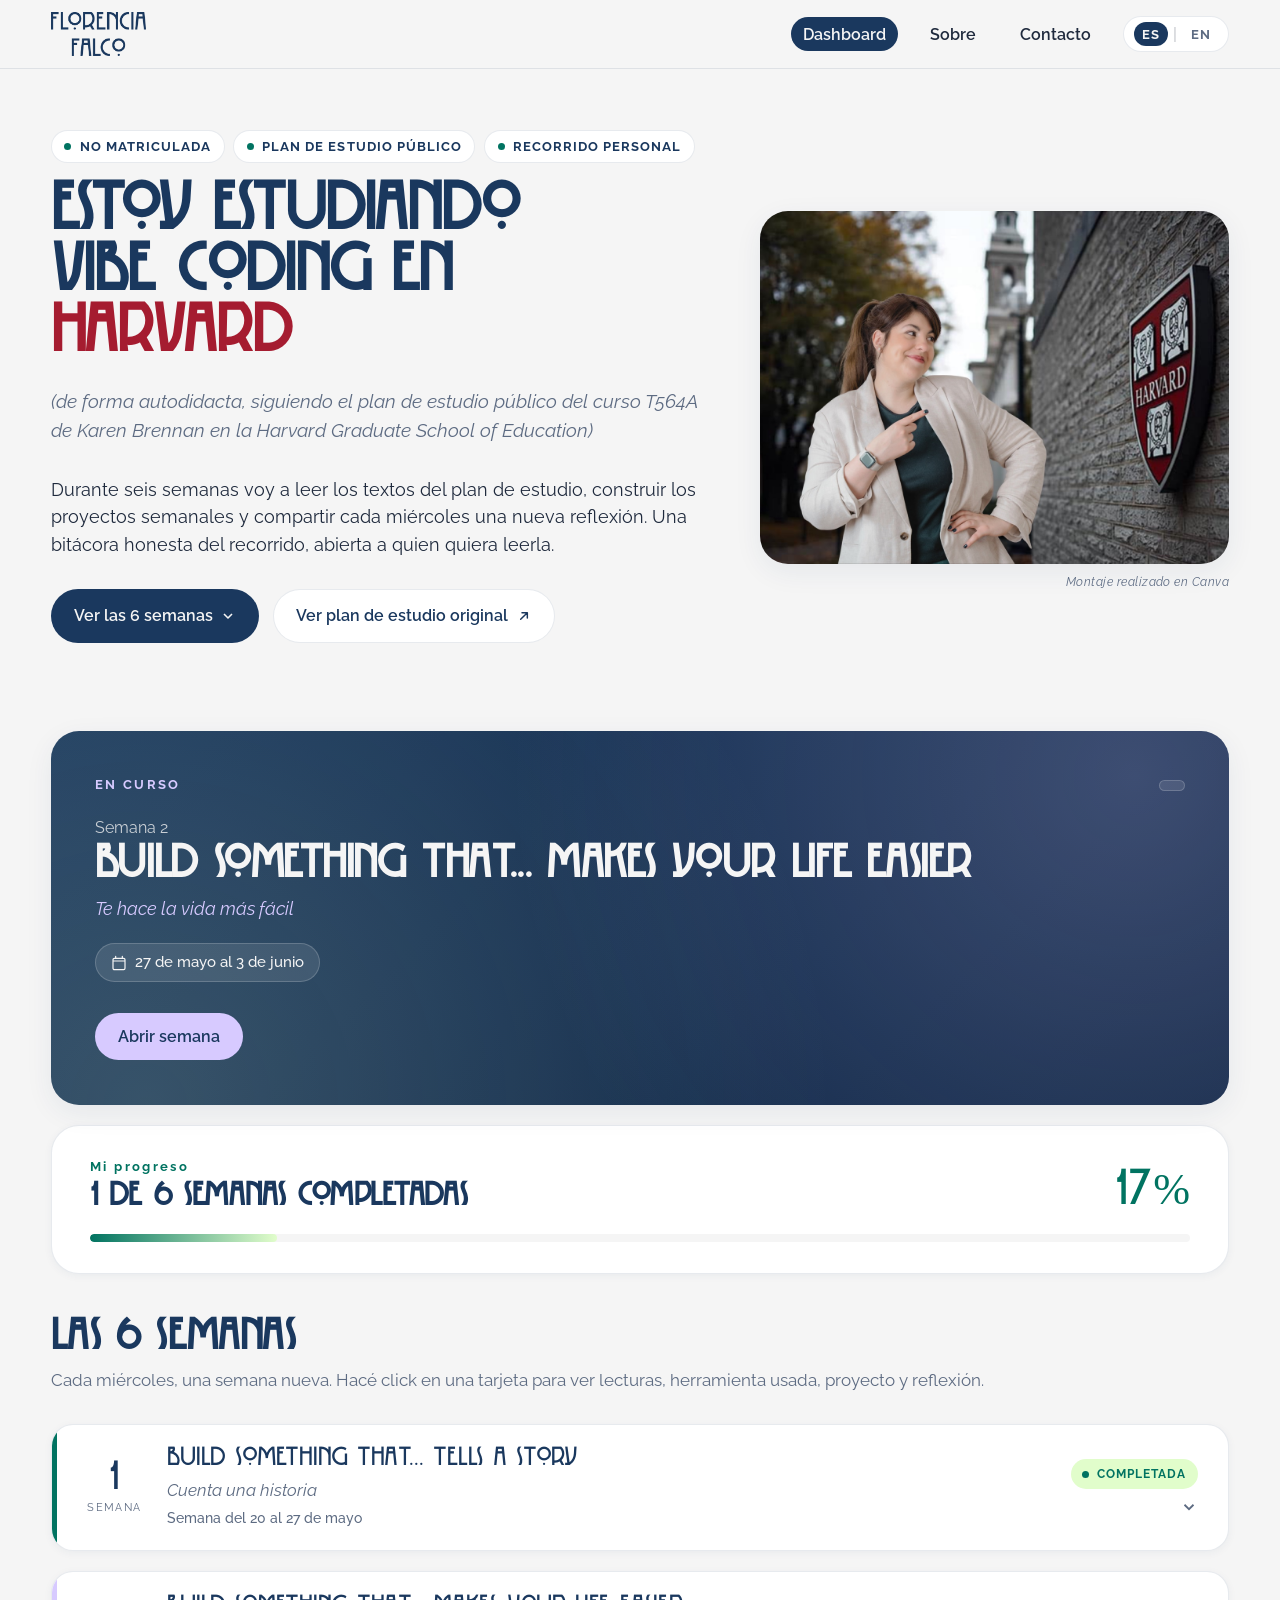
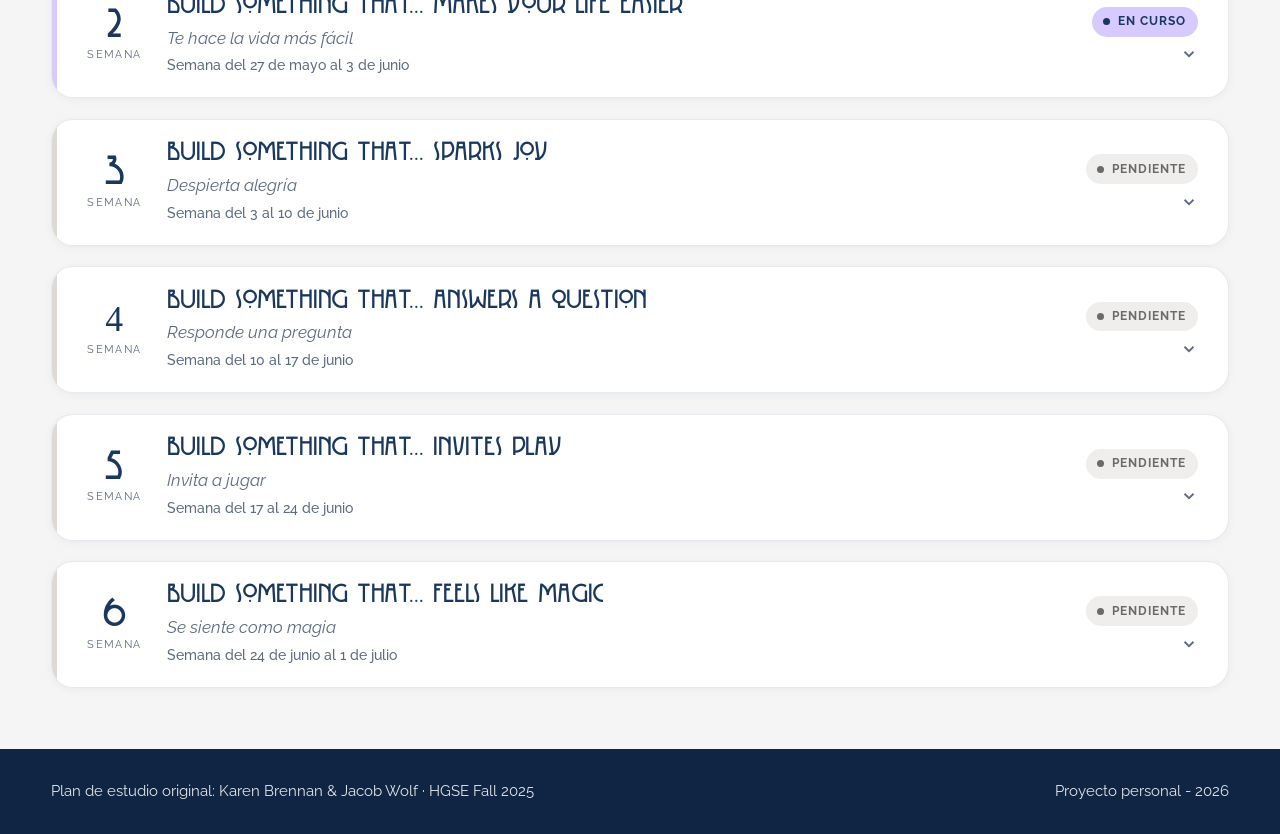
<file: index.html>
<!DOCTYPE html>
<html lang="es" data-lang="es">
<head>
  <meta charset="UTF-8" />
  <meta name="viewport" content="width=device-width, initial-scale=1.0" />
  <meta name="theme-color" content="#1A385E" />

  <title>Vibe Coding · Recorrido autodidacta · Florencia Falco</title>
  <meta name="description" content="Bitácora pública del recorrido autodidacta de Florencia Falco por el plan de estudios público de Vibe Coding (T564A), HGSE, Karen Brennan, Fall 2025." />
  <meta name="author" content="Florencia Falco" />

  <link rel="icon" type="image/svg+xml" href="assets/favicon.svg" />

  <meta property="og:type" content="website" />
  <meta property="og:title" content="Vibe Coding · Recorrido autodidacta" />
  <meta property="og:description" content="Bitácora pública del recorrido autodidacta de Florencia Falco por el programa del curso T564A (HGSE)." />
  <meta property="og:image" content="assets/og-image.svg" />
  <meta property="og:locale" content="es_ES" />
  <meta property="og:locale:alternate" content="en_US" />

  <meta name="twitter:card" content="summary_large_image" />
  <meta name="twitter:title" content="Vibe Coding · Recorrido autodidacta" />
  <meta name="twitter:description" content="Bitácora pública del recorrido autodidacta de Florencia Falco por el programa del curso T564A (HGSE)." />
  <meta name="twitter:image" content="assets/og-image.svg" />

  <link rel="preconnect" href="https://fonts.googleapis.com" />
  <link rel="preconnect" href="https://fonts.gstatic.com" crossorigin />
  <link rel="stylesheet" href="https://fonts.googleapis.com/css2?family=Raleway:wght@400;500;600;700&display=swap" />

  <link rel="stylesheet" href="styles.css" />
</head>

<body data-page="dashboard">
  <div id="navbar-mount"></div>

  <!-- ========================== Hero ========================== -->
  <header class="hero" id="top" role="banner">
    <div class="container hero-inner">
      <div class="hero-text">
        <div class="hero-badges" aria-label="Transparencia del proyecto">
          <span class="hero-badge" data-i18n="hero.badge.notEnrolled">No matriculada</span>
          <span class="hero-badge" data-i18n="hero.badge.publicSyllabus">Plan de estudio público</span>
          <span class="hero-badge" data-i18n="hero.badge.personal">Recorrido personal</span>
        </div>

        <h1 class="hero-title" data-i18n-html="hero.title">Estoy estudiando Vibe Coding en <span class="hero-title-accent hero-title-accent--crimson">Harvard</span></h1>
        <p class="hero-subtitle" data-i18n="hero.subtitle">
          (de forma autodidacta, siguiendo el plan de estudio público del curso T564A de Karen Brennan en la Harvard Graduate School of Education)
        </p>

        <p class="hero-description" data-i18n="hero.description">
          Durante seis semanas voy a leer los textos del plan de estudio, construir los proyectos semanales y compartir cada miércoles una nueva reflexión. Una bitácora honesta del recorrido, abierta a quien quiera leerla.
        </p>

        <div class="hero-actions">
          <a class="btn btn-primary" href="#weeks">
            <span data-i18n="hero.cta.seeWeeks">Ver las 6 semanas</span>
            <svg viewBox="0 0 24 24" aria-hidden="true" class="btn-arrow"><polyline points="6 9 12 15 18 9" fill="none" stroke="currentColor" stroke-width="2.4" stroke-linejoin="round"/></svg>
          </a>
          <a class="btn btn-ghost-dark" id="hero-syllabus-link" href="#" target="_blank" rel="noopener noreferrer">
            <span data-i18n="hero.cta.syllabus">Ver plan de estudio original</span>
            <svg viewBox="0 0 24 24" aria-hidden="true" class="btn-arrow-out"><path d="M7 17 17 7M9 7h8v8" fill="none" stroke="currentColor" stroke-width="2.2" stroke-linecap="round" stroke-linejoin="round"/></svg>
          </a>
        </div>
      </div>

      <figure class="hero-photo">
        <img src="assets/harvard-2.jpg" alt="Florencia Falco en el campus de la Harvard Graduate School of Education, junto al escudo de Harvard." />
        <figcaption class="hero-photo-caption" data-i18n="hero.photo.caption">Montaje realizado en Canva</figcaption>
      </figure>
    </div>
  </header>

  <!-- ========================== Main ========================== -->
  <main id="main">
    <div class="container">

      <!-- Featured week card -->
      <article class="featured-card" id="featured-card" aria-labelledby="featured-title">
        <div class="featured-card-bg" aria-hidden="true"></div>
        <div class="featured-card-content">
          <div class="featured-card-top">
            <span class="featured-card-eyebrow" id="featured-eyebrow" data-i18n="featured.eyebrow.upcoming">PRÓXIMA SEMANA</span>
            <span class="featured-card-countdown" id="featured-countdown"></span>
          </div>
          <p class="featured-card-week" id="featured-week"></p>
          <h2 class="featured-card-title" id="featured-title">—</h2>
          <p class="featured-card-topic" id="featured-topic"></p>
          <div class="featured-card-meta">
            <span class="featured-chip" id="featured-date">
              <svg viewBox="0 0 24 24" aria-hidden="true"><path d="M7 2v3M17 2v3M3 9h18M5 5h14a2 2 0 0 1 2 2v13a2 2 0 0 1-2 2H5a2 2 0 0 1-2-2V7a2 2 0 0 1 2-2z" fill="none" stroke="currentColor" stroke-width="1.8" stroke-linecap="round"/></svg>
              <span></span>
            </span>
          </div>
          <div class="featured-card-actions">
            <button type="button" class="btn btn-on-dark" id="featured-open" data-i18n="featured.openWeek">Abrir semana</button>
          </div>
        </div>
      </article>

      <!-- Progreso simple -->
      <section class="progress-block" aria-labelledby="progress-heading">
        <div class="progress-row">
          <div>
            <p class="progress-eyebrow" data-i18n="progress.title">Mi progreso</p>
            <h2 class="progress-sub" id="progress-heading">
              <span id="progress-sub" data-i18n="progress.completedOf">0 de 6 semanas completadas</span>
            </h2>
          </div>
          <div class="progress-percent" id="progress-percent" aria-hidden="true">0%</div>
        </div>
        <div class="progress-bar" role="progressbar" aria-valuemin="0" aria-valuemax="100" aria-valuenow="0" aria-labelledby="progress-heading">
          <span class="progress-bar-fill" id="progress-bar-fill"></span>
        </div>
      </section>

      <!-- 6 semanas -->
      <section class="weeks" id="weeks" aria-labelledby="weeks-heading">
        <header class="weeks-head">
          <h2 id="weeks-heading" class="section-heading" data-i18n="weeks.heading">Las 6 semanas</h2>
          <p class="section-lead" data-i18n="weeks.lead">
            Cada miércoles, una semana nueva. Hacé click en una tarjeta para ver lecturas, herramienta usada, proyecto y reflexión.
          </p>
        </header>
        <ol class="week-list" id="week-list"></ol>
      </section>

    </div>
  </main>

  <div id="footer-mount"></div>

  <script src="translations.js"></script>
  <script src="script.js" defer></script>
</body>
</html>
</file>
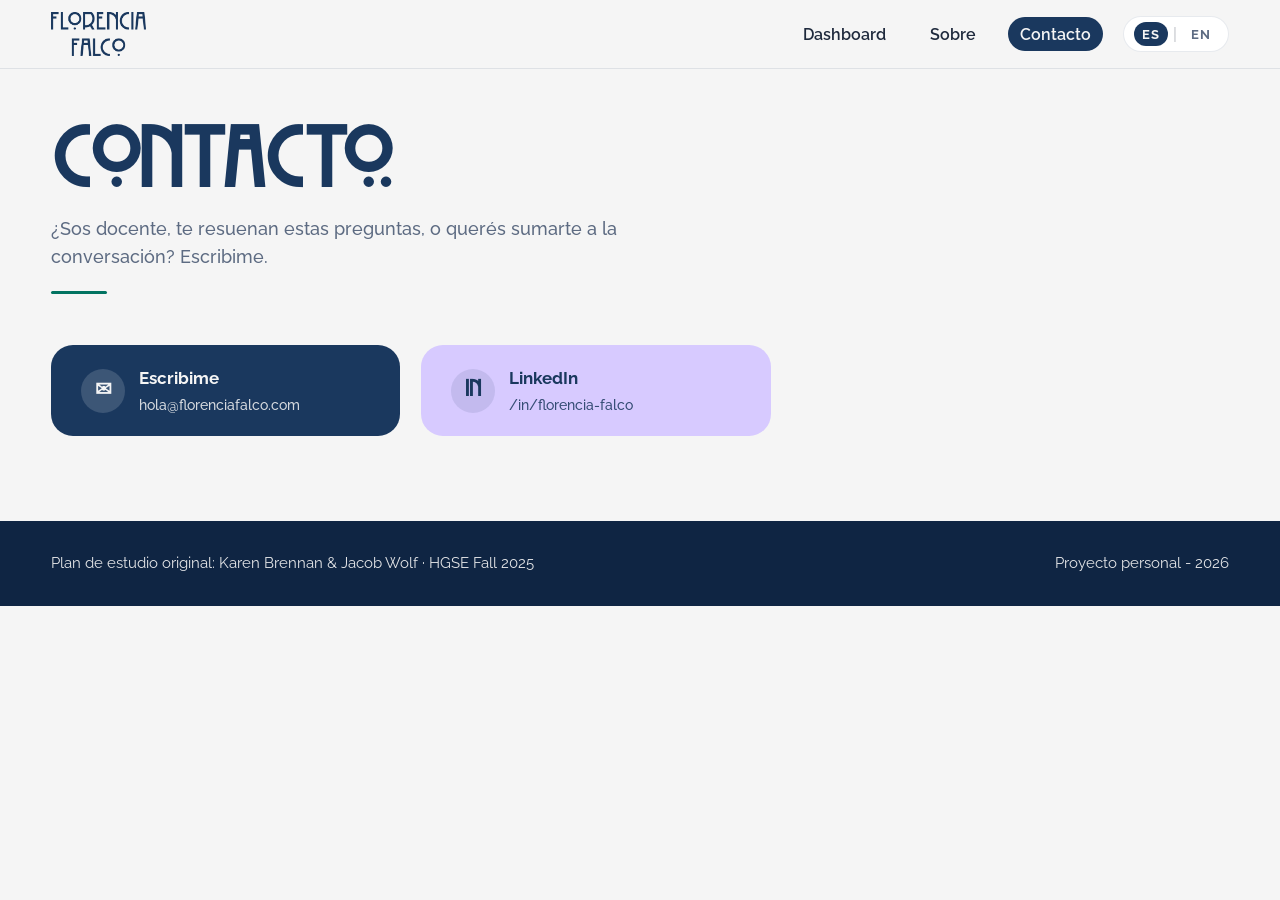
<file: contacto.html>
<!DOCTYPE html>
<html lang="es" data-lang="es">
<head>
  <meta charset="UTF-8" />
  <meta name="viewport" content="width=device-width, initial-scale=1.0" />
  <meta name="theme-color" content="#1A385E" />

  <title>Contacto · Vibe Coding · Florencia Falco</title>
  <meta name="description" content="Escribime — Florencia Falco · hola@florenciafalco.com · LinkedIn /in/florencia-falco" />
  <meta name="author" content="Florencia Falco" />

  <link rel="icon" type="image/svg+xml" href="assets/favicon.svg" />

  <meta property="og:type" content="website" />
  <meta property="og:title" content="Contacto · Vibe Coding · Florencia Falco" />
  <meta property="og:description" content="Escribime para conversar sobre IA, programación y educación." />
  <meta property="og:image" content="assets/og-image.svg" />

  <link rel="preconnect" href="https://fonts.googleapis.com" />
  <link rel="preconnect" href="https://fonts.gstatic.com" crossorigin />
  <link rel="stylesheet" href="https://fonts.googleapis.com/css2?family=Raleway:wght@400;500;600;700&display=swap" />

  <link rel="stylesheet" href="styles.css" />
</head>

<body data-page="contacto">
  <div id="navbar-mount"></div>

  <header class="page-header" id="top" role="banner">
    <div class="container">
      <h1 class="page-title" data-i18n="page.contacto.title">Contacto.</h1>
      <p class="page-lead" data-i18n="page.contacto.lead">
        ¿Sos docente, te resuenan estas preguntas, o querés sumarte a la conversación? Escribime.
      </p>
      <span class="greeting-rule" aria-hidden="true"></span>
    </div>
  </header>

  <main id="main">
    <div class="container">
      <div class="contact-actions">
        <a class="contact-cta contact-cta--primary" id="contact-email" href="mailto:hola@florenciafalco.com">
          <span class="contact-icon" aria-hidden="true">✉</span>
          <span class="contact-cta-text">
            <span class="contact-cta-label" data-i18n="contact.email.label">Escribime</span>
            <span class="contact-cta-detail">hola@florenciafalco.com</span>
          </span>
        </a>

        <a class="contact-cta contact-cta--secondary" id="contact-linkedin"
           href="https://www.linkedin.com/in/florencia-falco" target="_blank" rel="noopener noreferrer">
          <span class="contact-icon" aria-hidden="true">in</span>
          <span class="contact-cta-text">
            <span class="contact-cta-label" data-i18n="contact.linkedin.label">LinkedIn</span>
            <span class="contact-cta-detail">/in/florencia-falco</span>
          </span>
        </a>
      </div>
    </div>
  </main>

  <div id="footer-mount"></div>

  <script src="translations.js"></script>
  <script src="script.js" defer></script>
</body>
</html>
</file>
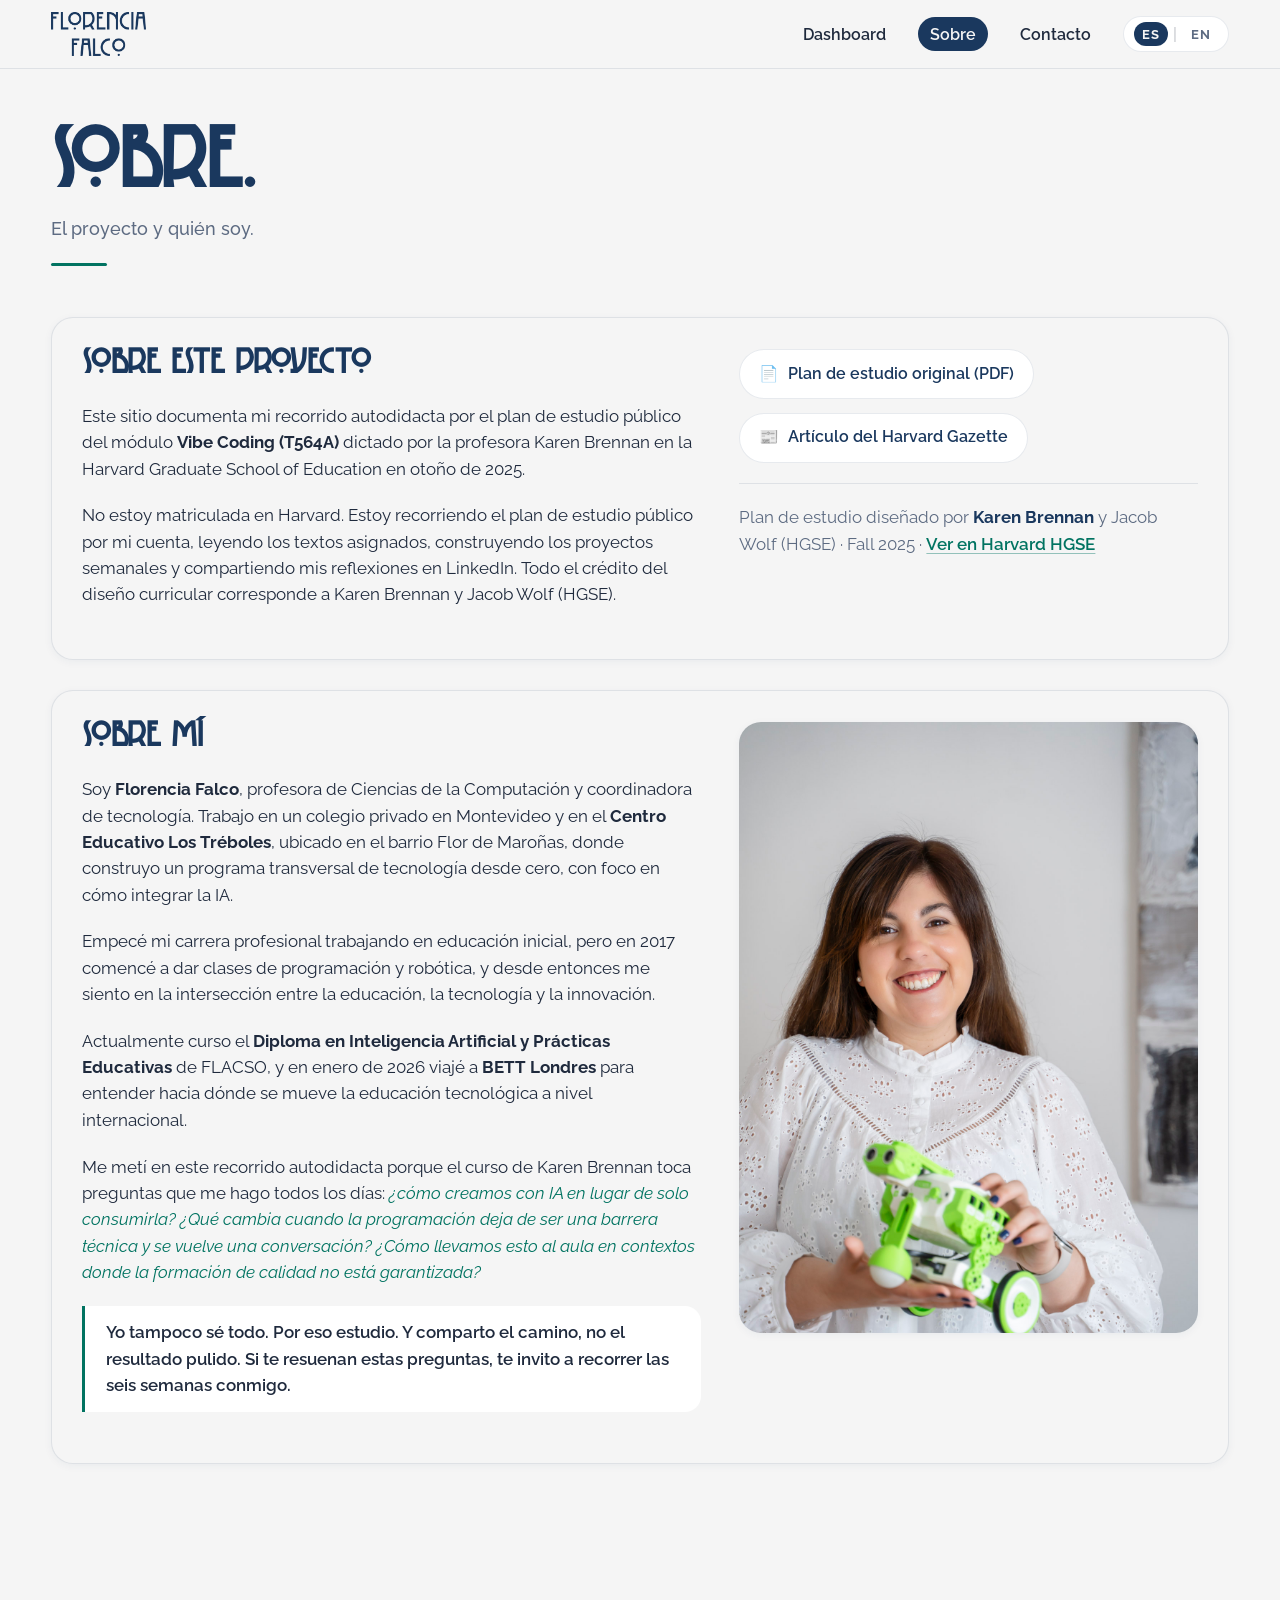
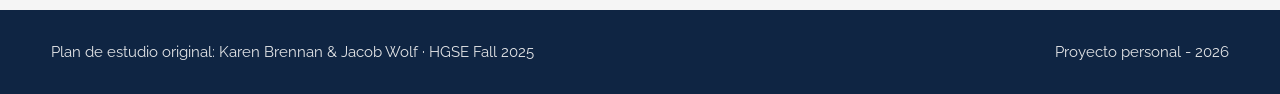
<file: sobre.html>
<!DOCTYPE html>
<html lang="es" data-lang="es">
<head>
  <meta charset="UTF-8" />
  <meta name="viewport" content="width=device-width, initial-scale=1.0" />
  <meta name="theme-color" content="#1A385E" />

  <title>Sobre · Vibe Coding · Florencia Falco</title>
  <meta name="description" content="Sobre este proyecto y sobre Florencia Falco — profesora de Ciencias de la Computación en Uruguay." />
  <meta name="author" content="Florencia Falco" />

  <link rel="icon" type="image/svg+xml" href="assets/favicon.svg" />

  <meta property="og:type" content="article" />
  <meta property="og:title" content="Sobre · Vibe Coding · Florencia Falco" />
  <meta property="og:description" content="Sobre este proyecto y sobre Florencia Falco." />
  <meta property="og:image" content="assets/og-image.svg" />

  <link rel="preconnect" href="https://fonts.googleapis.com" />
  <link rel="preconnect" href="https://fonts.gstatic.com" crossorigin />
  <link rel="stylesheet" href="https://fonts.googleapis.com/css2?family=Raleway:wght@400;500;600;700&display=swap" />

  <link rel="stylesheet" href="styles.css" />
</head>

<body data-page="sobre">
  <div id="navbar-mount"></div>

  <header class="page-header" id="top" role="banner">
    <div class="container">
      <h1 class="page-title" data-i18n="page.sobre.title">Sobre.</h1>
      <p class="page-lead" data-i18n="page.sobre.lead">El proyecto y quién soy.</p>
      <span class="greeting-rule" aria-hidden="true"></span>
    </div>
  </header>

  <main id="main">
    <div class="container">
      <section class="about-blocks" aria-label="Sobre el proyecto y sobre mí">

        <article class="about-block about-block--project">
          <div class="about-block-text">
            <h2 data-i18n="about.project.heading">Sobre este proyecto</h2>
            <p data-i18n-html="about.project.p1"></p>
            <p data-i18n-html="about.project.p2"></p>
          </div>

          <aside class="about-block-aside">
            <ul class="about-links">
              <li>
                <a id="link-syllabus" href="#" target="_blank" rel="noopener noreferrer">
                  <span aria-hidden="true">📄</span>
                  <span data-i18n="about.link.syllabus">Plan de estudio original (PDF)</span>
                </a>
              </li>
              <li>
                <a id="link-gazette" href="#" target="_blank" rel="noopener noreferrer">
                  <span aria-hidden="true">📰</span>
                  <span data-i18n="about.link.gazette">Artículo del Harvard Gazette</span>
                </a>
              </li>
            </ul>

            <p class="about-credit">
              <span data-i18n-html="about.credit.text"></span>
              · <a id="about-brennan-link" href="#" target="_blank" rel="noopener noreferrer" data-i18n="about.credit.link">Ver en Harvard HGSE</a>
            </p>
          </aside>
        </article>

        <article class="about-block about-block--me">
          <div class="about-block-text">
            <h2 data-i18n="about.me.heading">Sobre mí</h2>
            <p data-i18n-html="about.me.p1"></p>
            <p data-i18n-html="about.me.p2"></p>
            <p data-i18n-html="about.me.p3"></p>
            <p data-i18n-html="about.me.p4"></p>
            <p class="about-me-call" data-i18n-html="about.me.p5"></p>
          </div>

          <figure class="about-block-photo">
            <img src="assets/flo2.jpg"
                 width="1280" height="1920"
                 alt="Florencia Falco sosteniendo un kit de robótica educativa." />
          </figure>
        </article>

      </section>
    </div>
  </main>

  <div id="footer-mount"></div>

  <script src="translations.js"></script>
  <script src="script.js" defer></script>
</body>
</html>
</file>
<file: styles.css>
/* =========================================================
   Vibe Coding · Estilos compartidos
   Paleta y tipografías: manual de marca de Flo.
   ========================================================= */

@font-face {
  font-family: "DK Rotorua";
  src: url("assets/fonts/DK-Rotorua.otf") format("opentype");
  font-weight: 400;
  font-style: normal;
  font-display: swap;
}

:root {
  --color-night: #1A385E;
  --color-night-deep: #0F2543;
  --color-lavanda: #D7CAFF;
  --color-lavanda-soft: #ECE5FF;
  --color-verde-tecno: #017361;
  --color-menta: #E1FDCB;
  --color-menta-soft: #EFFEE0;
  --color-blanco-humo: #F5F5F5;

  --color-pending-bg: #F0EEEC;
  --color-pending-text: #6A6A6A;
  --color-pending-border: #DDD9D4;

  --color-text: #1F2A3D;
  --color-text-muted: #5D6B82;
  --color-border: rgba(26, 56, 94, 0.10);
  --color-card-bg: #FFFFFF;
  --color-shadow-sm: 0 2px 8px rgba(26, 56, 94, 0.05);
  --color-shadow: 0 8px 28px rgba(26, 56, 94, 0.07);
  --color-shadow-hover: 0 14px 36px rgba(26, 56, 94, 0.12);

  --font-display: "DK Rotorua", "Fraunces", Georgia, serif;
  --font-body: "Raleway", -apple-system, BlinkMacSystemFont, "Segoe UI", sans-serif;

  --radius-sm: 10px;
  --radius-md: 16px;
  --radius-lg: 22px;
  --radius-xl: 28px;
  --space-1: 0.4rem;
  --space-2: 0.8rem;
  --space-3: 1.2rem;
  --space-4: 1.8rem;
  --space-5: 2.6rem;
  --space-6: 3.6rem;
  --space-7: 5rem;

  --max-width: 1240px;
  --navbar-h: 68px;
}

* { box-sizing: border-box; }

html {
  scroll-behavior: smooth;
  scroll-padding-top: calc(var(--navbar-h) + 16px);
  font-size: 17px;
}

body {
  margin: 0;
  font-family: var(--font-body);
  color: var(--color-text);
  background: var(--color-blanco-humo);
  line-height: 1.55;
  -webkit-font-smoothing: antialiased;
  -moz-osx-font-smoothing: grayscale;
}

h1, h2, h3, h4 {
  font-family: var(--font-display);
  color: var(--color-night);
  letter-spacing: -0.01em;
  margin: 0 0 var(--space-3);
  line-height: 1.1;
}
h4 {
  font-family: var(--font-body);
  font-size: 0.78rem;
  text-transform: uppercase;
  letter-spacing: 0.12em;
  font-weight: 700;
  color: var(--color-verde-tecno);
}

p { margin: 0 0 var(--space-3); }

a {
  color: var(--color-night);
  text-decoration-color: var(--color-lavanda);
  text-underline-offset: 3px;
  transition: color 0.2s ease, text-decoration-color 0.2s ease;
}
a:hover, a:focus-visible {
  color: var(--color-verde-tecno);
  text-decoration-color: var(--color-verde-tecno);
}

:focus-visible {
  outline: 3px solid var(--color-lavanda);
  outline-offset: 3px;
  border-radius: var(--radius-sm);
}

.container {
  max-width: var(--max-width);
  margin: 0 auto;
  padding: 0 var(--space-4);
}
@media (max-width: 480px) {
  .container { padding: 0 1.1rem; }
}

.skip-link {
  position: absolute;
  left: -9999px;
  top: 0;
  background: var(--color-night);
  color: var(--color-blanco-humo);
  padding: var(--space-2) var(--space-3);
  border-radius: 0 0 var(--radius-sm) 0;
  z-index: 1000;
}
.skip-link:focus { left: 0; }

/* =========================================================
   Navbar
   ========================================================= */

.navbar {
  position: sticky;
  top: 0;
  z-index: 50;
  background: rgba(245, 245, 245, 0.88);
  backdrop-filter: saturate(180%) blur(12px);
  -webkit-backdrop-filter: saturate(180%) blur(12px);
  border-bottom: 1px solid var(--color-border);
}

.navbar-inner {
  max-width: var(--max-width);
  margin: 0 auto;
  padding: 0 var(--space-4);
  height: var(--navbar-h);
  display: flex;
  align-items: center;
  justify-content: space-between;
  gap: var(--space-3);
}

.navbar-brand {
  display: inline-flex;
  align-items: center;
  color: var(--color-night);
  text-decoration: none;
  line-height: 0;
}
.navbar-brand:hover .navbar-logo,
.navbar-brand:focus-visible .navbar-logo { opacity: 0.85; }
.navbar-logo {
  display: block;
  height: 44px;
  width: auto;
  transition: opacity 0.2s ease;
}

.nav-menu {
  list-style: none;
  margin: 0;
  padding: 0;
  display: flex;
  align-items: center;
  gap: var(--space-3);
}
.nav-link {
  text-decoration: none;
  color: var(--color-text);
  font-weight: 600;
  font-size: 0.94rem;
  padding: 0.45rem 0.7rem;
  border-radius: 999px;
  transition: background 0.18s ease, color 0.18s ease;
}
.nav-link:hover { background: var(--color-lavanda-soft); color: var(--color-night); }
.nav-link.is-active { background: var(--color-night); color: var(--color-blanco-humo); }

.lang-toggle {
  display: inline-flex;
  align-items: center;
  gap: 0.3rem;
  background: var(--color-card-bg);
  border: 1px solid var(--color-border);
  border-radius: 999px;
  padding: 0.2rem 0.55rem;
}
.lang-btn {
  background: none;
  border: 0;
  color: var(--color-text-muted);
  font-family: var(--font-body);
  font-weight: 700;
  font-size: 0.78rem;
  letter-spacing: 0.06em;
  padding: 0.25rem 0.5rem;
  border-radius: 999px;
  cursor: pointer;
  transition: background 0.2s ease, color 0.2s ease;
}
.lang-btn:hover { color: var(--color-night); }
.lang-btn.is-active { background: var(--color-night); color: var(--color-blanco-humo); }
.lang-sep { opacity: 0.3; }

.nav-toggle {
  display: none;
  background: none;
  border: 0;
  width: 42px;
  height: 42px;
  border-radius: 10px;
  cursor: pointer;
  position: relative;
}
.nav-toggle-bar {
  position: absolute;
  left: 10px; right: 10px;
  height: 2.5px;
  background: var(--color-night);
  border-radius: 2px;
  transition: transform 0.25s ease, opacity 0.2s ease;
}
.nav-toggle-bar:nth-child(1) { top: 13px; }
.nav-toggle-bar:nth-child(2) { top: 20px; }
.nav-toggle-bar:nth-child(3) { top: 27px; }
.nav-toggle[aria-expanded="true"] .nav-toggle-bar:nth-child(1) {
  transform: translateY(7px) rotate(45deg);
}
.nav-toggle[aria-expanded="true"] .nav-toggle-bar:nth-child(2) { opacity: 0; }
.nav-toggle[aria-expanded="true"] .nav-toggle-bar:nth-child(3) {
  transform: translateY(-7px) rotate(-45deg);
}

@media (max-width: 820px) {
  .nav-toggle { display: inline-block; }
  .nav-menu {
    position: absolute;
    top: var(--navbar-h);
    left: 0; right: 0;
    flex-direction: column;
    gap: 0;
    background: var(--color-blanco-humo);
    border-bottom: 1px solid var(--color-border);
    padding: var(--space-2) var(--space-4) var(--space-3);
    transform: translateY(-12px);
    opacity: 0;
    pointer-events: none;
    transition: transform 0.22s ease, opacity 0.22s ease;
  }
  .nav-menu.is-open { transform: translateY(0); opacity: 1; pointer-events: auto; }
  .nav-menu li { width: 100%; }
  .nav-link { display: block; padding: 0.75rem 0.5rem; border-radius: 8px; }
  .nav-lang { margin-top: var(--space-2); }
}

/* =========================================================
   Hero del Dashboard
   ========================================================= */

.hero {
  padding: var(--space-6) 0 var(--space-5);
  background: var(--color-blanco-humo);
}
.hero-inner {
  display: grid;
  grid-template-columns: minmax(0, 1.4fr) minmax(0, 1fr);
  gap: clamp(2rem, 4vw, 4rem);
  align-items: center;
}
@media (max-width: 920px) {
  .hero-inner { grid-template-columns: 1fr; }
}

.hero-text { min-width: 0; }

.hero-photo {
  margin: 0;
  max-width: 500px;
  margin-left: auto;
  width: 100%;
}
.hero-photo img {
  display: block;
  width: 100%;
  height: auto;
  aspect-ratio: 4 / 3;
  object-fit: cover;
  object-position: center center;
  border-radius: var(--radius-xl);
  box-shadow: var(--color-shadow);
  background: var(--color-card-bg);
}
.hero-photo-caption {
  display: block;
  margin: 0.55rem 0 0;
  font-size: 0.72rem;
  letter-spacing: 0.04em;
  color: var(--color-text-muted);
  text-align: right;
  font-style: italic;
}
@media (max-width: 920px) {
  .hero-photo { max-width: 100%; margin-left: 0; }
  .hero-photo img { aspect-ratio: 16 / 10; }
}

.hero-badges {
  display: flex;
  flex-wrap: wrap;
  gap: 0.5rem;
  margin: 0 0 var(--space-3);
}
.hero-badge {
  display: inline-flex;
  align-items: center;
  font-size: 0.74rem;
  font-weight: 700;
  letter-spacing: 0.08em;
  text-transform: uppercase;
  padding: 0.32rem 0.75rem;
  border-radius: 999px;
  background: var(--color-card-bg);
  border: 1px solid var(--color-border);
  color: var(--color-night);
}
.hero-badge::before {
  content: "";
  display: inline-block;
  width: 7px; height: 7px;
  border-radius: 50%;
  background: var(--color-verde-tecno);
  margin-right: 0.5rem;
}

.hero-title {
  font-family: var(--font-display);
  font-size: clamp(2.2rem, 4.6vw, 3.6rem);
  line-height: 1.04;
  margin: 0 0 var(--space-3);
  color: var(--color-night);
  letter-spacing: -0.02em;
  max-width: 14ch;
  overflow-wrap: break-word;
  hyphens: auto;
}
.hero-title-accent {
  color: var(--color-lavanda);
  text-shadow: 1.5px 1.5px 0 rgba(26, 56, 94, 0.28);
  white-space: nowrap;
  hyphens: none;
  -webkit-hyphens: none;
}
.hero-title-accent--crimson {
  color: #A51C30;
  text-shadow: none;
}
@media (max-width: 920px) {
  .hero-title { max-width: 22ch; }
}
.hero-subtitle {
  margin: 0 0 var(--space-4);
  font-family: var(--font-body);
  font-style: italic;
  font-weight: 400;
  font-size: clamp(0.98rem, 1.5vw, 1.1rem);
  color: var(--color-text-muted);
  line-height: 1.55;
  max-width: 64ch;
}
.hero-description {
  margin: 0 0 var(--space-4);
  font-size: 1.05rem;
  color: var(--color-text);
  max-width: 62ch;
}

.hero-actions {
  display: flex;
  flex-wrap: wrap;
  gap: var(--space-2);
  margin-bottom: var(--space-4);
}

/* =========================================================
   Botones
   ========================================================= */

.btn {
  display: inline-flex;
  align-items: center;
  gap: 0.45rem;
  padding: 0.78rem 1.3rem;
  border-radius: 999px;
  border: 1px solid transparent;
  font-family: var(--font-body);
  font-weight: 600;
  font-size: 0.95rem;
  text-decoration: none;
  cursor: pointer;
  transition: transform 0.2s ease, background 0.2s ease, color 0.2s ease, box-shadow 0.2s ease, border-color 0.2s ease;
  white-space: nowrap;
}
.btn-arrow, .btn-arrow-out { width: 16px; height: 16px; }

.btn-primary {
  background: var(--color-night);
  color: var(--color-blanco-humo);
}
.btn-primary:hover, .btn-primary:focus-visible {
  background: var(--color-verde-tecno);
  color: var(--color-blanco-humo);
  text-decoration: none;
  transform: translateY(-1px);
}

.btn-ghost-dark {
  background: var(--color-card-bg);
  color: var(--color-night);
  border-color: var(--color-border);
}
.btn-ghost-dark:hover, .btn-ghost-dark:focus-visible {
  background: var(--color-lavanda-soft);
  border-color: var(--color-lavanda);
  color: var(--color-night);
  text-decoration: none;
}
.btn-ghost-dark[aria-disabled="true"] {
  opacity: 0.6;
  pointer-events: none;
}

.btn-on-dark {
  background: var(--color-lavanda);
  color: var(--color-night);
}
.btn-on-dark:hover, .btn-on-dark:focus-visible {
  background: var(--color-blanco-humo);
  color: var(--color-night);
  transform: translateY(-1px);
}

/* =========================================================
   Featured week card
   ========================================================= */

.featured-card {
  position: relative;
  border-radius: var(--radius-xl);
  overflow: hidden;
  color: var(--color-blanco-humo);
  box-shadow: var(--color-shadow);
  isolation: isolate;
  margin-top: var(--space-2);
}
.featured-card-bg {
  position: absolute;
  inset: 0;
  background:
    radial-gradient(circle at 92% 12%, rgba(215, 202, 255, 0.22), transparent 55%),
    radial-gradient(circle at 8% 100%, rgba(225, 253, 203, 0.16), transparent 60%),
    linear-gradient(135deg, var(--color-night) 0%, var(--color-night-deep) 100%);
  z-index: -1;
}
.featured-card-content { padding: clamp(var(--space-4), 4vw, var(--space-5)); }

.featured-card-top {
  display: flex;
  justify-content: space-between;
  align-items: center;
  gap: var(--space-2);
  margin-bottom: var(--space-3);
  flex-wrap: wrap;
}
.featured-card-eyebrow {
  font-size: 0.78rem;
  font-weight: 700;
  letter-spacing: 0.18em;
  color: var(--color-lavanda);
}
.featured-card-countdown {
  font-size: 0.74rem;
  font-weight: 700;
  letter-spacing: 0.12em;
  color: var(--color-blanco-humo);
  background: rgba(255, 255, 255, 0.10);
  border: 1px solid rgba(255, 255, 255, 0.18);
  padding: 0.28rem 0.7rem;
  border-radius: 999px;
}
.featured-card-week {
  margin: 0;
  font-size: 0.92rem;
  opacity: 0.78;
}
.featured-card-title {
  font-family: var(--font-display);
  margin: 0.2rem 0 0.4rem;
  font-size: clamp(1.7rem, 3.6vw, 2.4rem);
  line-height: 1.1;
  color: var(--color-blanco-humo);
}
.featured-card-topic {
  margin: 0 0 var(--space-3);
  font-style: italic;
  font-size: 1.05rem;
  color: var(--color-lavanda);
}
.featured-card-meta { display: flex; flex-wrap: wrap; gap: var(--space-2); margin-bottom: var(--space-4); }
.featured-chip {
  display: inline-flex;
  align-items: center;
  gap: 0.45rem;
  background: rgba(255, 255, 255, 0.10);
  border: 1px solid rgba(255, 255, 255, 0.18);
  padding: 0.4rem 0.9rem;
  border-radius: 999px;
  font-size: 0.88rem;
  font-weight: 500;
}
.featured-chip svg { width: 16px; height: 16px; }
.featured-card-actions { display: flex; gap: var(--space-2); flex-wrap: wrap; }

/* =========================================================
   Progreso simple
   ========================================================= */

.progress-block {
  background: var(--color-card-bg);
  border-radius: var(--radius-xl);
  padding: var(--space-4) clamp(var(--space-4), 3vw, var(--space-5));
  border: 1px solid var(--color-border);
  box-shadow: var(--color-shadow-sm);
  margin-top: var(--space-3);
}
.progress-row {
  display: flex;
  justify-content: space-between;
  align-items: flex-end;
  gap: var(--space-3);
  margin-bottom: var(--space-3);
  flex-wrap: wrap;
}
.progress-eyebrow {
  margin: 0 0 0.3rem;
  font-size: 0.78rem;
  font-weight: 700;
  letter-spacing: 0.18em;
  color: var(--color-verde-tecno);
}
.progress-sub {
  margin: 0;
  font-family: var(--font-display);
  font-size: clamp(1.3rem, 2.4vw, 1.7rem);
  color: var(--color-night);
}
.progress-percent {
  font-family: var(--font-display);
  font-size: clamp(2rem, 3.6vw, 2.6rem);
  color: var(--color-verde-tecno);
  line-height: 1;
  white-space: nowrap;
}
.progress-bar {
  position: relative;
  height: 8px;
  background: var(--color-blanco-humo);
  border-radius: 999px;
  overflow: hidden;
}
.progress-bar-fill {
  position: absolute;
  top: 0; left: 0; bottom: 0;
  width: 0;
  background: linear-gradient(90deg, var(--color-verde-tecno), var(--color-menta));
  border-radius: 999px;
  transition: width 0.6s ease;
}

/* =========================================================
   Sección "Las 6 semanas"
   ========================================================= */

.weeks { margin-top: var(--space-5); }
.section-heading {
  margin-bottom: 0.4rem;
  font-size: clamp(1.8rem, 3vw, 2.4rem);
}
.section-lead {
  margin: 0 0 var(--space-4);
  color: var(--color-text-muted);
  max-width: 60ch;
}
.weeks-head { margin-bottom: var(--space-3); }
.weeks-head .section-lead { max-width: none; }

.week-list { list-style: none; padding: 0; margin: 0; display: grid; gap: var(--space-3); }

.week-card {
  position: relative;
  background: var(--color-card-bg);
  border-radius: var(--radius-lg);
  border: 1px solid var(--color-border);
  box-shadow: var(--color-shadow-sm);
  overflow: hidden;
  transition: box-shadow 0.25s ease;
}
.week-card:hover { box-shadow: var(--color-shadow); }
.week-card::before {
  content: "";
  position: absolute;
  left: 0; top: 0; bottom: 0;
  width: 5px;
  background: var(--color-pending-border);
}
.week-card[data-status="in_progress"]::before { background: var(--color-lavanda); }
.week-card[data-status="completed"]::before { background: var(--color-verde-tecno); }

.week-summary {
  display: grid;
  grid-template-columns: 64px 1fr auto;
  gap: var(--space-3);
  align-items: center;
  padding: var(--space-3) var(--space-4);
  background: none;
  border: 0;
  width: 100%;
  text-align: left;
  cursor: pointer;
  font: inherit;
  color: inherit;
}

.week-num {
  font-family: var(--font-display);
  font-size: 2.1rem;
  color: var(--color-night);
  text-align: center;
  line-height: 1;
}
.week-num small {
  display: block;
  font-family: var(--font-body);
  font-size: 0.65rem;
  text-transform: uppercase;
  letter-spacing: 0.12em;
  color: var(--color-text-muted);
  margin-top: 4px;
}

.week-info { display: flex; flex-direction: column; gap: 4px; min-width: 0; }
.week-title {
  margin: 0;
  font-family: var(--font-display);
  font-size: clamp(1.1rem, 1.8vw, 1.4rem);
  color: var(--color-night);
  line-height: 1.25;
}
.week-topic {
  margin: 0;
  font-style: italic;
  color: var(--color-text-muted);
  font-size: 0.98rem;
}
.week-date { margin: 0; font-size: 0.82rem; color: var(--color-text-muted); font-weight: 500; }

.week-meta { display: flex; flex-direction: column; align-items: flex-end; gap: 0.5rem; }
.week-status {
  display: inline-flex;
  align-items: center;
  gap: 0.45rem;
  font-size: 0.72rem;
  font-weight: 700;
  text-transform: uppercase;
  letter-spacing: 0.08em;
  padding: 0.32rem 0.7rem;
  border-radius: 999px;
  white-space: nowrap;
}
.week-status::before {
  content: "";
  width: 7px; height: 7px;
  border-radius: 50%;
  background: currentColor;
}
.week-card[data-status="pending"] .week-status {
  background: var(--color-pending-bg);
  color: var(--color-pending-text);
}
.week-card[data-status="in_progress"] .week-status {
  background: var(--color-lavanda);
  color: var(--color-night);
}
.week-card[data-status="completed"] .week-status {
  background: var(--color-menta);
  color: var(--color-verde-tecno);
}

.chevron {
  width: 18px; height: 18px;
  display: inline-block;
  transition: transform 0.25s ease;
  color: var(--color-text-muted);
}
.week-card[data-open="true"] .chevron { transform: rotate(180deg); }

.week-details {
  display: grid;
  grid-template-rows: 0fr;
  transition: grid-template-rows 0.3s ease;
}
.week-card[data-open="true"] .week-details { grid-template-rows: 1fr; }
.week-details-inner { overflow: hidden; padding: 0 var(--space-4); }
.week-card[data-open="true"] .week-details-inner { padding-bottom: var(--space-4); }

.week-section { margin-top: var(--space-3); }
.week-section h4 { margin-bottom: var(--space-1); }

.readings-list { list-style: none; padding: 0; margin: 0; display: grid; gap: var(--space-2); }
.reading {
  padding: var(--space-2) var(--space-3);
  background: var(--color-blanco-humo);
  border-radius: var(--radius-md);
  border-left: 3px solid var(--color-lavanda);
}
.reading-cite { font-size: 0.95rem; }
.reading-cite em { color: var(--color-night); }
.reading-note {
  margin: 0.4rem 0 0;
  font-size: 0.9rem;
  color: var(--color-text-muted);
  font-style: italic;
}

.tool-badge {
  display: inline-block;
  background: var(--color-menta-soft);
  color: var(--color-verde-tecno);
  font-weight: 700;
  padding: 0.3rem 0.8rem;
  border-radius: 999px;
  font-size: 0.9rem;
}
.tool-empty { color: var(--color-text-muted); font-style: italic; }

.project-block { display: grid; gap: var(--space-3); }
.project-cta {
  display: inline-flex;
  align-items: center;
  gap: 0.4rem;
  background: var(--color-night);
  color: var(--color-blanco-humo);
  padding: 0.55rem 1.05rem;
  border-radius: 999px;
  text-decoration: none;
  font-weight: 600;
  font-size: 0.9rem;
  align-self: flex-start;
  transition: background 0.2s ease, transform 0.2s ease;
}
.project-cta:hover, .project-cta:focus-visible {
  background: var(--color-verde-tecno);
  color: var(--color-blanco-humo);
  text-decoration: none;
  transform: translateY(-1px);
}
.project-iframe {
  width: 100%;
  aspect-ratio: 16 / 10;
  border: 1px solid var(--color-border);
  border-radius: var(--radius-md);
  background: var(--color-blanco-humo);
}
.screenshots {
  display: grid;
  grid-template-columns: repeat(auto-fill, minmax(220px, 1fr));
  gap: var(--space-2);
}
.screenshots img {
  width: 100%; height: 100%;
  object-fit: cover;
  border-radius: var(--radius-md);
  border: 1px solid var(--color-border);
}

.reflection-block p { font-size: 1rem; }
.reflection-collapsible[data-collapsed="true"] .reflection-text p:first-of-type {
  display: -webkit-box;
  -webkit-line-clamp: 2;
  -webkit-box-orient: vertical;
  overflow: hidden;
  margin: 0;
}
.reflection-collapsible[data-collapsed="true"] .reflection-text p:not(:first-of-type) {
  display: none;
}
.reflection-toggle {
  display: inline-flex;
  align-items: center;
  gap: 0.3rem;
  margin-top: var(--space-2);
  padding: 0;
  background: none;
  border: 0;
  font: inherit;
  font-size: 0.92rem;
  font-weight: 600;
  color: var(--color-primary);
  cursor: pointer;
  text-decoration: underline;
  text-underline-offset: 3px;
}
.reflection-toggle:hover { text-decoration: none; }
.reflection-toggle .reflection-toggle-less { display: none; }
.reflection-toggle[aria-expanded="true"] .reflection-toggle-more { display: none; }
.reflection-toggle[aria-expanded="true"] .reflection-toggle-less { display: inline; }
.reflection-fallback-notice {
  margin-top: var(--space-2);
  font-size: 0.82rem;
  color: var(--color-text-muted);
  font-style: italic;
  background: var(--color-lavanda-soft);
  padding: 0.5rem 0.8rem;
  border-radius: var(--radius-sm);
}
.linkedin-link {
  display: inline-flex;
  align-items: center;
  gap: 0.4rem;
  margin-top: var(--space-2);
  font-weight: 600;
  font-size: 0.92rem;
}

@media (max-width: 600px) {
  .week-summary { grid-template-columns: 48px 1fr; row-gap: 0.4rem; }
  .week-meta {
    grid-column: 1 / -1;
    flex-direction: row;
    justify-content: flex-start;
    align-items: center;
  }
  .week-num { font-size: 1.6rem; }
}

/* =========================================================
   Page header (Sobre / Contacto)
   ========================================================= */

.page-header {
  padding: var(--space-6) 0 var(--space-4);
}
.page-title {
  font-family: var(--font-display);
  font-size: clamp(2.6rem, 7vw, 4.4rem);
  line-height: 1;
  margin: 0;
  color: var(--color-night);
  letter-spacing: -0.02em;
  overflow-wrap: break-word;
}
.page-lead {
  margin: 0.6rem 0 0;
  font-size: 1.05rem;
  color: var(--color-text-muted);
  font-weight: 500;
  max-width: 60ch;
}
.greeting-rule {
  display: block;
  width: 56px;
  height: 3px;
  background: var(--color-verde-tecno);
  border-radius: 2px;
  margin-top: var(--space-3);
}

/* =========================================================
   About blocks (sobre.html)
   ========================================================= */

.about-blocks {
  display: flex;
  flex-direction: column;
  gap: var(--space-4);
  padding: var(--space-3) 0 var(--space-7);
}
@media (max-width: 480px) {
  .about-blocks { padding: var(--space-3) 0 var(--space-5); gap: var(--space-3); }
}

.about-block {
  background: var(--color-blanco-humo);
  border: 1px solid var(--color-border);
  border-radius: var(--radius-lg);
  padding: clamp(var(--space-3), 2.4vw, var(--space-5));
  box-shadow: var(--color-shadow-sm);

  display: grid;
  grid-template-columns: minmax(0, 1.35fr) minmax(0, 1fr);
  gap: clamp(var(--space-3), 3vw, var(--space-5));
  align-items: start;
}
@media (max-width: 720px) {
  .about-block { grid-template-columns: 1fr; }
}

.about-block-text { min-width: 0; }
.about-block-aside { min-width: 0; }

.about-block h2 {
  margin-top: 0;
  margin-bottom: var(--space-3);
  font-family: var(--font-display);
  font-size: clamp(1.4rem, 2.4vw, 1.8rem);
}
.about-block p { font-size: 1rem; }

.about-block em { font-style: italic; color: var(--color-verde-tecno); }

.about-me-call {
  margin-top: var(--space-3);
  padding: var(--space-2) var(--space-3);
  background: var(--color-card-bg);
  border-left: 3px solid var(--color-verde-tecno);
  border-radius: 0 var(--radius-md) var(--radius-md) 0;
  font-weight: 600;
}

.about-links {
  list-style: none;
  padding: 0;
  margin: 0 0 var(--space-3);
  display: flex;
  flex-direction: column;
  gap: var(--space-2);
}
.about-links a {
  display: inline-flex;
  align-items: center;
  gap: 0.55rem;
  background: var(--color-card-bg);
  border: 1px solid var(--color-border);
  border-radius: 999px;
  padding: 0.7rem 1.1rem;
  text-decoration: none;
  font-weight: 600;
  font-size: 0.92rem;
  color: var(--color-night);
  transition: transform 0.2s ease, box-shadow 0.2s ease, border-color 0.2s ease;
}
.about-links a:hover, .about-links a:focus-visible {
  transform: translateY(-2px);
  box-shadow: var(--color-shadow-sm);
  border-color: var(--color-lavanda);
}
.about-links a[aria-disabled="true"] { opacity: 0.55; cursor: not-allowed; }

.about-credit {
  margin: var(--space-3) 0 0;
  padding-top: var(--space-3);
  border-top: 1px solid var(--color-border);
  font-size: 0.86rem;
  color: var(--color-text-muted);
  line-height: 1.55;
}
.about-credit strong { color: var(--color-night); }
.about-credit a {
  color: var(--color-verde-tecno);
  font-weight: 600;
  text-decoration-color: rgba(1, 115, 97, 0.4);
}
.about-credit a[aria-disabled="true"] { opacity: 0.55; pointer-events: none; }

.about-block-photo {
  margin: 0;
  border-radius: var(--radius-lg);
  overflow: hidden;
  background: var(--color-card-bg);
  box-shadow: var(--color-shadow-sm);
}
.about-block-photo img {
  display: block;
  width: 100%;
  height: auto;
  aspect-ratio: 3 / 4;
  object-fit: cover;
  object-position: center top;
}
@media (max-width: 720px) {
  .about-block-photo img { aspect-ratio: 4 / 5; }
}
@media (max-width: 480px) {
  .about-block-photo img { aspect-ratio: 1 / 1; }
}

/* =========================================================
   Contacto (contacto.html)
   ========================================================= */

.contact-actions {
  display: grid;
  grid-template-columns: repeat(2, minmax(0, 1fr));
  gap: var(--space-3);
  max-width: 720px;
  margin: var(--space-3) 0 var(--space-7);
}
@media (max-width: 600px) { .contact-actions { grid-template-columns: 1fr; } }
@media (max-width: 480px) {
  .contact-actions { margin-bottom: var(--space-5); }
}

.contact-cta {
  display: inline-flex;
  align-items: center;
  gap: var(--space-2);
  padding: var(--space-3) var(--space-4);
  border-radius: var(--radius-lg);
  text-decoration: none;
  font-weight: 600;
  transition: transform 0.2s ease, box-shadow 0.2s ease, background 0.2s ease;
}
.contact-cta:hover, .contact-cta:focus-visible {
  transform: translateY(-2px);
  box-shadow: var(--color-shadow-hover);
  text-decoration: none;
}
.contact-cta--primary { background: var(--color-night); color: var(--color-blanco-humo); }
.contact-cta--primary:hover, .contact-cta--primary:focus-visible {
  background: var(--color-verde-tecno);
  color: var(--color-blanco-humo);
}
.contact-cta--secondary { background: var(--color-lavanda); color: var(--color-night); }
.contact-cta--secondary:hover, .contact-cta--secondary:focus-visible {
  background: var(--color-lavanda-soft);
  color: var(--color-night);
}

.contact-icon {
  width: 44px; height: 44px;
  flex-shrink: 0;
  display: inline-flex; align-items: center; justify-content: center;
  border-radius: 50%;
  background: rgba(255,255,255,0.15);
  font-family: var(--font-display);
  font-size: 1.2rem;
  font-weight: 700;
}
.contact-cta--secondary .contact-icon { background: rgba(26, 56, 94, 0.10); color: var(--color-night); }
.contact-cta-text { display: flex; flex-direction: column; text-align: left; gap: 2px; min-width: 0; }
.contact-cta-label { font-size: 1rem; font-weight: 700; }
.contact-cta-detail {
  font-size: 0.85rem;
  opacity: 0.85;
  font-weight: 500;
  overflow-wrap: anywhere;
}

/* =========================================================
   Footer
   ========================================================= */

.site-footer {
  background: var(--color-night-deep);
  color: var(--color-blanco-humo);
  padding: var(--space-4) 0;
  margin-top: var(--space-6);
}
.footer-inner {
  display: flex;
  justify-content: space-between;
  align-items: center;
  flex-wrap: wrap;
  gap: var(--space-2);
}
.footer-credit, .footer-author { margin: 0; font-size: 0.88rem; opacity: 0.92; }
.site-footer a { color: var(--color-lavanda); }
@media (max-width: 600px) { .footer-inner { flex-direction: column; text-align: center; } }

/* =========================================================
   Reduced motion
   ========================================================= */

@media (prefers-reduced-motion: reduce) {
  *, *::before, *::after {
    animation-duration: 0.001ms !important;
    transition-duration: 0.001ms !important;
  }
  html { scroll-behavior: auto; }
}
</file>
